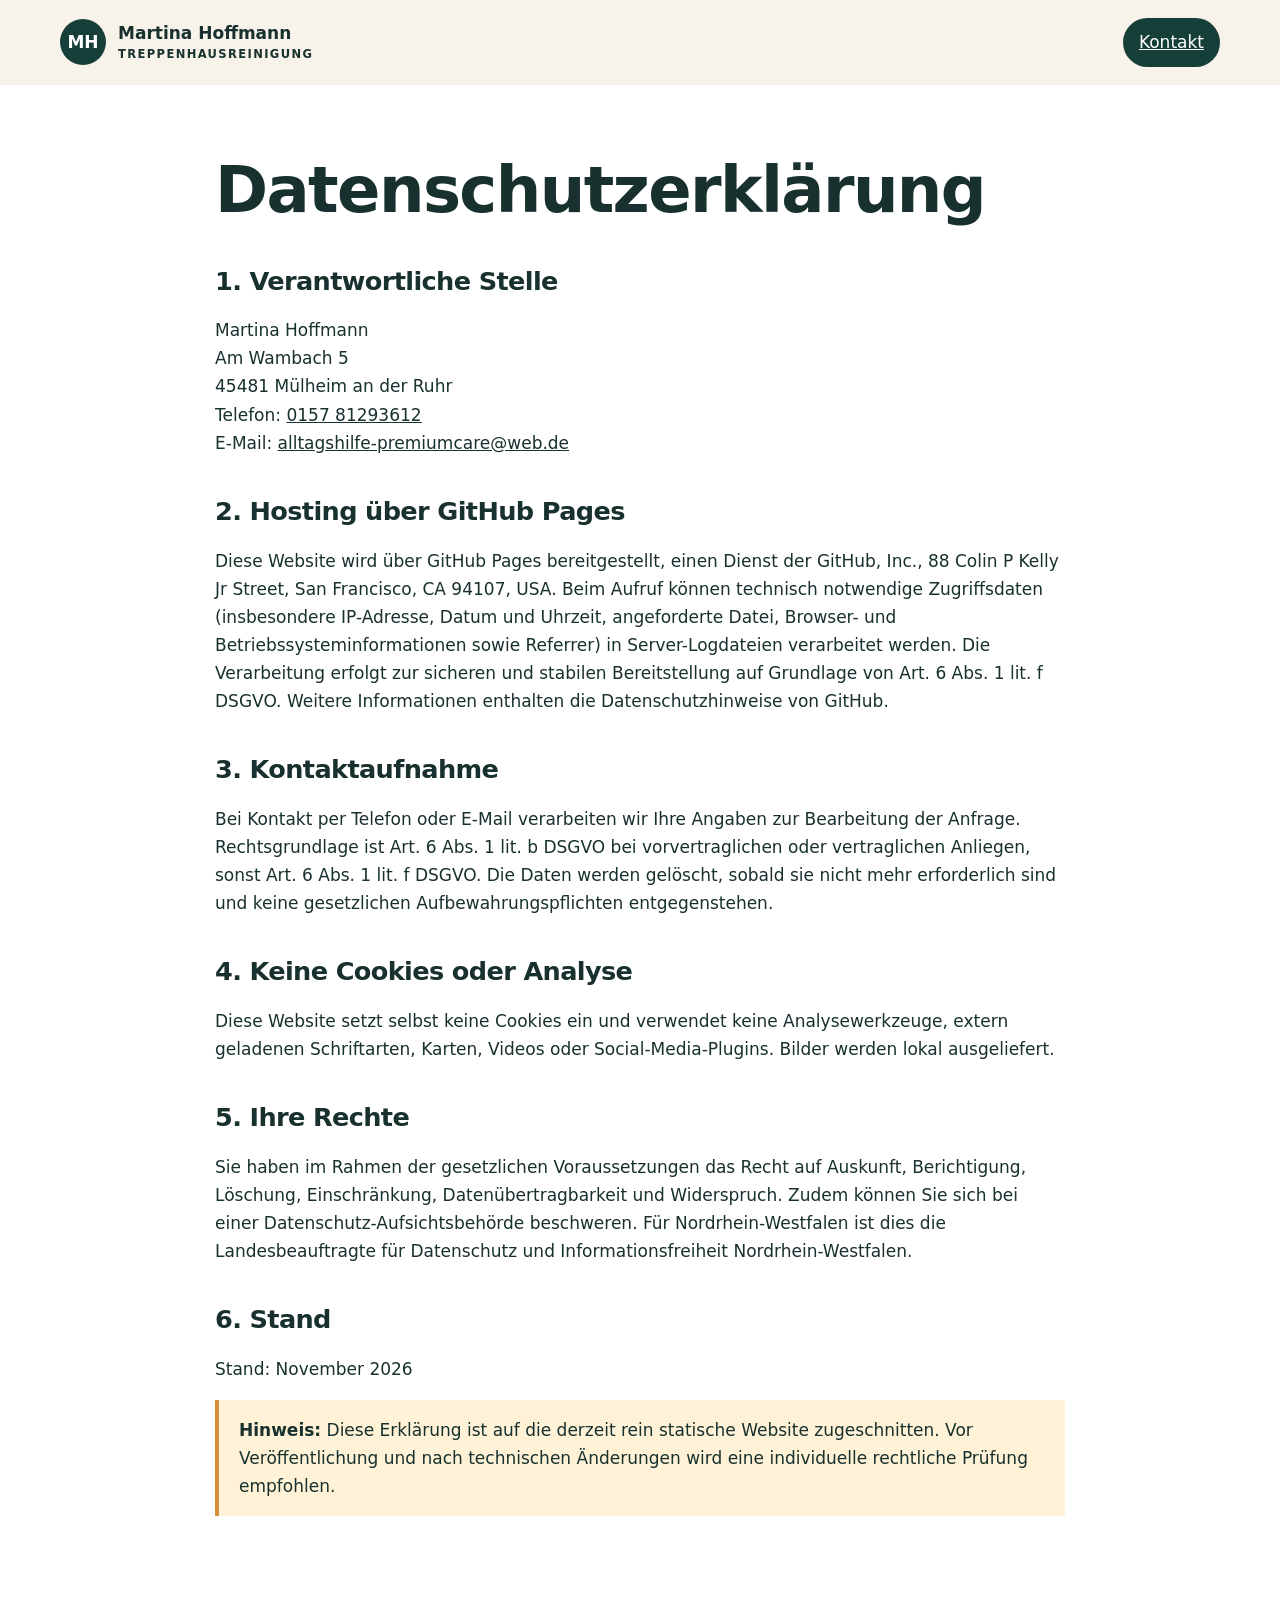
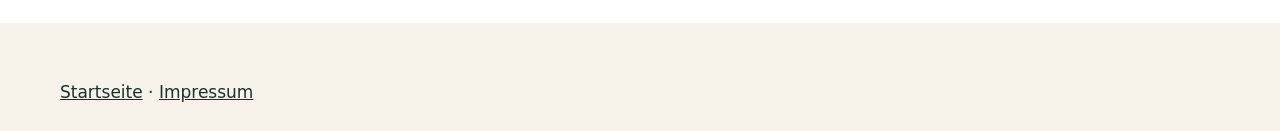
<file: datenschutz.html>
<!doctype html><html lang="de"><head><meta charset="utf-8"><meta name="viewport" content="width=device-width,initial-scale=1"><title>Datenschutz | Treppenhausreinigung Martina Hoffmann</title><meta name="description" content="Datenschutzhinweise der Treppenhausreinigung Martina Hoffmann."><link rel="canonical" href="https://varenrook.github.io/treppenhausreinigung-martina-hoffmann/datenschutz.html"><link rel="stylesheet" href="styles.css"></head><body><header><div class="wrap nav"><a class="brand" href="index.html"><b>MH</b><span>Martina Hoffmann<small>Treppenhausreinigung</small></span></a><a class="pill" href="index.html#kontakt">Kontakt</a></div></header><main><article class="wrap legal-content"><h1>Datenschutzerklärung</h1><h2>1. Verantwortliche Stelle</h2><p>Martina Hoffmann<br>Am Wambach 5<br>45481 Mülheim an der Ruhr<br>Telefon: <a href="tel:+4915781293612">0157 81293612</a><br>E-Mail: <a href="mailto:alltagshilfe-premiumcare@web.de">alltagshilfe-premiumcare@web.de</a></p><h2>2. Hosting über GitHub Pages</h2><p>Diese Website wird über GitHub Pages bereitgestellt, einen Dienst der GitHub, Inc., 88 Colin P Kelly Jr Street, San Francisco, CA 94107, USA. Beim Aufruf können technisch notwendige Zugriffsdaten (insbesondere IP-Adresse, Datum und Uhrzeit, angeforderte Datei, Browser- und Betriebssysteminformationen sowie Referrer) in Server-Logdateien verarbeitet werden. Die Verarbeitung erfolgt zur sicheren und stabilen Bereitstellung auf Grundlage von Art. 6 Abs. 1 lit. f DSGVO. Weitere Informationen enthalten die Datenschutzhinweise von GitHub.</p><h2>3. Kontaktaufnahme</h2><p>Bei Kontakt per Telefon oder E-Mail verarbeiten wir Ihre Angaben zur Bearbeitung der Anfrage. Rechtsgrundlage ist Art. 6 Abs. 1 lit. b DSGVO bei vorvertraglichen oder vertraglichen Anliegen, sonst Art. 6 Abs. 1 lit. f DSGVO. Die Daten werden gelöscht, sobald sie nicht mehr erforderlich sind und keine gesetzlichen Aufbewahrungspflichten entgegenstehen.</p><h2>4. Keine Cookies oder Analyse</h2><p>Diese Website setzt selbst keine Cookies ein und verwendet keine Analysewerkzeuge, extern geladenen Schriftarten, Karten, Videos oder Social-Media-Plugins. Bilder werden lokal ausgeliefert.</p><h2>5. Ihre Rechte</h2><p>Sie haben im Rahmen der gesetzlichen Voraussetzungen das Recht auf Auskunft, Berichtigung, Löschung, Einschränkung, Datenübertragbarkeit und Widerspruch. Zudem können Sie sich bei einer Datenschutz-Aufsichtsbehörde beschweren. Für Nordrhein-Westfalen ist dies die Landesbeauftragte für Datenschutz und Informationsfreiheit Nordrhein-Westfalen.</p><h2>6. Stand</h2><p>Stand: November 2026</p><p class="legal-note"><b>Hinweis:</b> Diese Erklärung ist auf die derzeit rein statische Website zugeschnitten. Vor Veröffentlichung und nach technischen Änderungen wird eine individuelle rechtliche Prüfung empfohlen.</p></article></main><footer><div class="wrap"><a href="index.html">Startseite</a> · <a href="impressum.html">Impressum</a></div></footer></body></html>
</file>
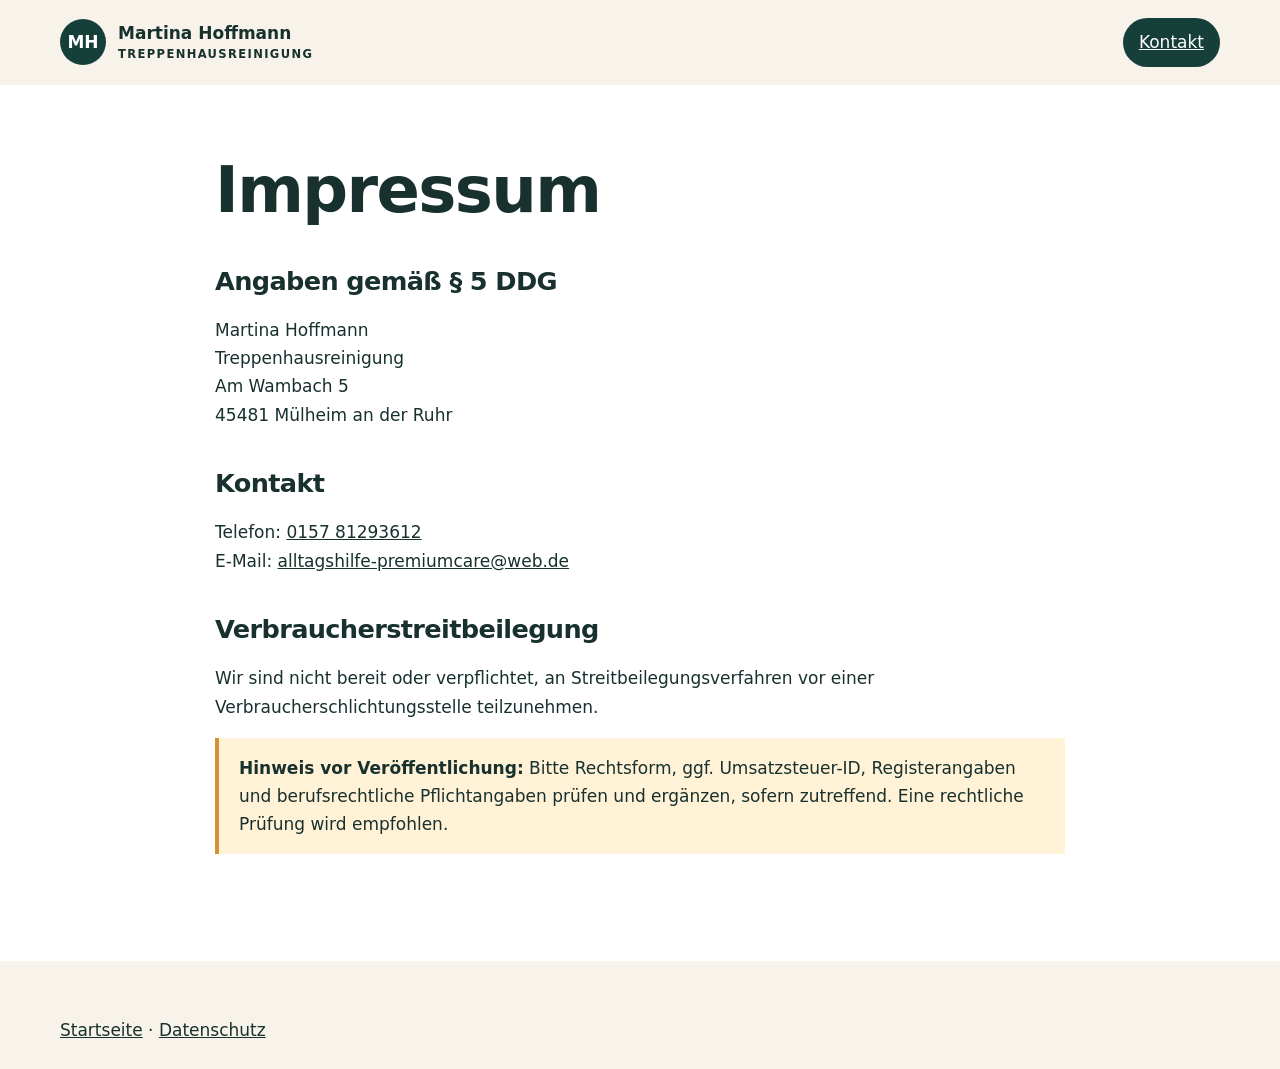
<file: impressum.html>
<!doctype html><html lang="de"><head><meta charset="utf-8"><meta name="viewport" content="width=device-width,initial-scale=1"><title>Impressum | Treppenhausreinigung Martina Hoffmann</title><meta name="description" content="Impressum der Treppenhausreinigung Martina Hoffmann."><link rel="canonical" href="https://varenrook.github.io/treppenhausreinigung-martina-hoffmann/impressum.html"><link rel="stylesheet" href="styles.css"></head><body><header><div class="wrap nav"><a class="brand" href="index.html"><b>MH</b><span>Martina Hoffmann<small>Treppenhausreinigung</small></span></a><a class="pill" href="index.html#kontakt">Kontakt</a></div></header><main><article class="wrap legal-content"><h1>Impressum</h1><h2>Angaben gemäß § 5 DDG</h2><p>Martina Hoffmann<br>Treppenhausreinigung<br>Am Wambach 5<br>45481 Mülheim an der Ruhr</p><h2>Kontakt</h2><p>Telefon: <a href="tel:+4915781293612">0157 81293612</a><br>E-Mail: <a href="mailto:alltagshilfe-premiumcare@web.de">alltagshilfe-premiumcare@web.de</a></p><h2>Verbraucherstreitbeilegung</h2><p>Wir sind nicht bereit oder verpflichtet, an Streitbeilegungsverfahren vor einer Verbraucherschlichtungsstelle teilzunehmen.</p><p class="legal-note"><b>Hinweis vor Veröffentlichung:</b> Bitte Rechtsform, ggf. Umsatzsteuer-ID, Registerangaben und berufsrechtliche Pflichtangaben prüfen und ergänzen, sofern zutreffend. Eine rechtliche Prüfung wird empfohlen.</p></article></main><footer><div class="wrap"><a href="index.html">Startseite</a> · <a href="datenschutz.html">Datenschutz</a></div></footer></body></html>
</file>
<file: styles.css>
:root{--ink:#18312e;--green:#173f3a;--cream:#f7f3ea;--coral:#e88968;--muted:#5f6e6b;--max:1160px}*{box-sizing:border-box}html{scroll-behavior:smooth}body{margin:0;color:var(--ink);font:17px/1.65 system-ui,-apple-system,"Segoe UI",sans-serif}img{display:block;max-width:100%;height:auto}a{color:inherit}h1,h2,h3,p{margin-top:0}h1,h2,h3{line-height:1.12;letter-spacing:-.025em}h1{font-size:clamp(2.7rem,6vw,5.6rem);margin-bottom:1.6rem}h1 em{color:var(--coral);font-style:normal}h2{font-size:clamp(2rem,4vw,3.6rem);max-width:800px}h3{font-size:1.3rem}.wrap{width:min(var(--max),calc(100% - 40px));margin:auto}.skip{position:absolute;left:-9999px}.skip:focus{left:1rem;top:1rem;z-index:99;background:#fff;padding:.75rem}header{background:var(--cream);padding:18px 0}.nav,.brand,header nav{display:flex;align-items:center}.nav{justify-content:space-between}.brand{text-decoration:none;font-weight:800;line-height:1.1;gap:12px}.brand>b{display:grid;place-items:center;width:46px;height:46px;border-radius:50%;background:var(--green);color:#fff}.brand small{display:block;font-size:.72rem;letter-spacing:.12em;text-transform:uppercase;margin-top:5px}header nav{gap:26px}header nav a{text-decoration:none;font-weight:650}.pill{background:var(--green);color:#fff;padding:.65rem 1rem;border-radius:99px}.hero{background:var(--cream);padding:clamp(50px,8vw,100px) 0}.hero-grid{display:grid;grid-template-columns:1.05fr .95fr;gap:clamp(35px,7vw,90px);align-items:center}.eye{color:#8b4c36;text-transform:uppercase;letter-spacing:.15em;font-size:.78rem;font-weight:800;margin-bottom:1.1rem}.lead{font-size:clamp(1.08rem,2vw,1.3rem);max-width:650px}.actions{display:flex;gap:12px;flex-wrap:wrap;margin:2rem 0 1rem}.button{display:inline-block;padding:.9rem 1.3rem;border-radius:8px;background:var(--green);color:#fff;text-decoration:none;font-weight:750}.pale{background:#fff;color:var(--green);border:1px solid #cbd8d2}.micro{font-size:.9rem;color:var(--muted)}figure{margin:0;position:relative}figure img{border-radius:170px 170px 18px 18px;aspect-ratio:4/5;object-fit:cover}figcaption{position:absolute;right:-18px;bottom:28px;background:#fff;padding:14px 18px;border-radius:8px;font-weight:750;box-shadow:0 12px 30px #193a3122}.trust{background:var(--green);color:#fff;padding:25px 0}.trust-grid{display:grid;grid-template-columns:repeat(3,1fr);gap:30px}.trust-grid div{display:flex;flex-direction:column}.trust-grid span{font-size:.88rem;color:#d6e2df}.section{padding:clamp(70px,10vw,125px) 0}.heading{display:flex;align-items:end;justify-content:space-between;gap:50px;margin-bottom:55px}.heading p{max-width:430px;color:var(--muted)}.services{display:grid;grid-template-columns:1.1fr .9fr;gap:60px;align-items:center}.services article{display:flex;gap:20px;padding:25px 0;border-top:1px solid #d8dedb}.services article>span{color:var(--coral);font-weight:800}.services h3{margin-bottom:.4rem}.services p{margin:0;color:var(--muted)}.services img{border-radius:16px;aspect-ratio:4/3;object-fit:cover}.notice{margin:45px 0 0;background:var(--cream);padding:18px 22px;border-left:4px solid var(--coral)}.audience{background:var(--green);color:#fff}.eye.light{color:#f3ad91}.cards{display:grid;grid-template-columns:repeat(4,1fr);gap:15px;margin-top:45px}.cards article{padding:28px;background:#204b45;border-radius:12px}.cards p{color:#d8e5e2;margin:0}.steps{list-style:none;padding:0;margin:50px 0 0;display:grid;grid-template-columns:repeat(3,1fr);gap:35px}.steps li{border-top:2px solid #dbe8df;padding-top:25px}.steps li>b{display:grid;place-items:center;background:var(--coral);color:#fff;width:42px;height:42px;border-radius:50%;margin-bottom:24px}.steps p{color:var(--muted)}.region{background:var(--cream)}.region-grid{display:grid;grid-template-columns:1fr 1fr;gap:70px;align-items:center}.region-grid img{border-radius:16px;aspect-ratio:4/3;object-fit:cover}.region ul{padding:0;list-style:none;columns:2}.region li{padding:.5rem 0;font-weight:750}.region li:before{content:"✓";color:#9b573f;margin-right:.6rem}.contact{background:linear-gradient(#fff 50%,var(--cream) 50%)}.contact-card{background:var(--green);color:#fff;border-radius:20px;padding:clamp(35px,6vw,75px);display:grid;grid-template-columns:1.15fr .85fr;gap:70px}.contact-card address{font-style:normal}.contact-card address a,.contact-card address p{display:block;border-bottom:1px solid #ffffff2b;padding:14px 0;text-decoration:none;font-size:1.15rem;font-weight:750;overflow-wrap:anywhere}.contact-card small{display:block;color:#bdcfca;text-transform:uppercase;letter-spacing:.12em;font-size:.7rem}footer{background:var(--cream);padding:55px 0 25px}.footer-grid{display:grid;grid-template-columns:2fr 1.2fr 1fr;gap:40px}.copy{border-top:1px solid #ddd6ca;padding-top:20px;margin-top:30px;font-size:.85rem;color:var(--muted)}.legal-content{max-width:850px;padding-top:70px;padding-bottom:90px}.legal-content h1{font-size:clamp(2.5rem,5vw,4rem)}.legal-content h2{font-size:1.6rem;margin-top:2.5rem}.legal-note{background:#fff2d7;border-left:4px solid #d79038;padding:16px 20px}.error{display:grid;min-height:70vh;place-items:center;text-align:center;background:var(--cream)}.error h1{font-size:clamp(4rem,15vw,9rem);margin:0;color:var(--coral)}@media(max-width:850px){header nav a:not(.pill){display:none}.hero-grid,.services,.region-grid,.contact-card{grid-template-columns:1fr}.cards{grid-template-columns:1fr 1fr}.heading{display:block}.steps{grid-template-columns:1fr}.footer-grid{grid-template-columns:1fr 1fr}}@media(max-width:560px){body{font-size:16px}.wrap{width:calc(100% - 28px)}.brand>b{width:40px;height:40px}.brand span{font-size:.9rem}.trust-grid,.cards,.footer-grid{grid-template-columns:1fr}.region ul{columns:1}.contact-card{border-radius:12px}figcaption{right:8px}}@media(prefers-reduced-motion:reduce){html{scroll-behavior:auto}}
</file>
